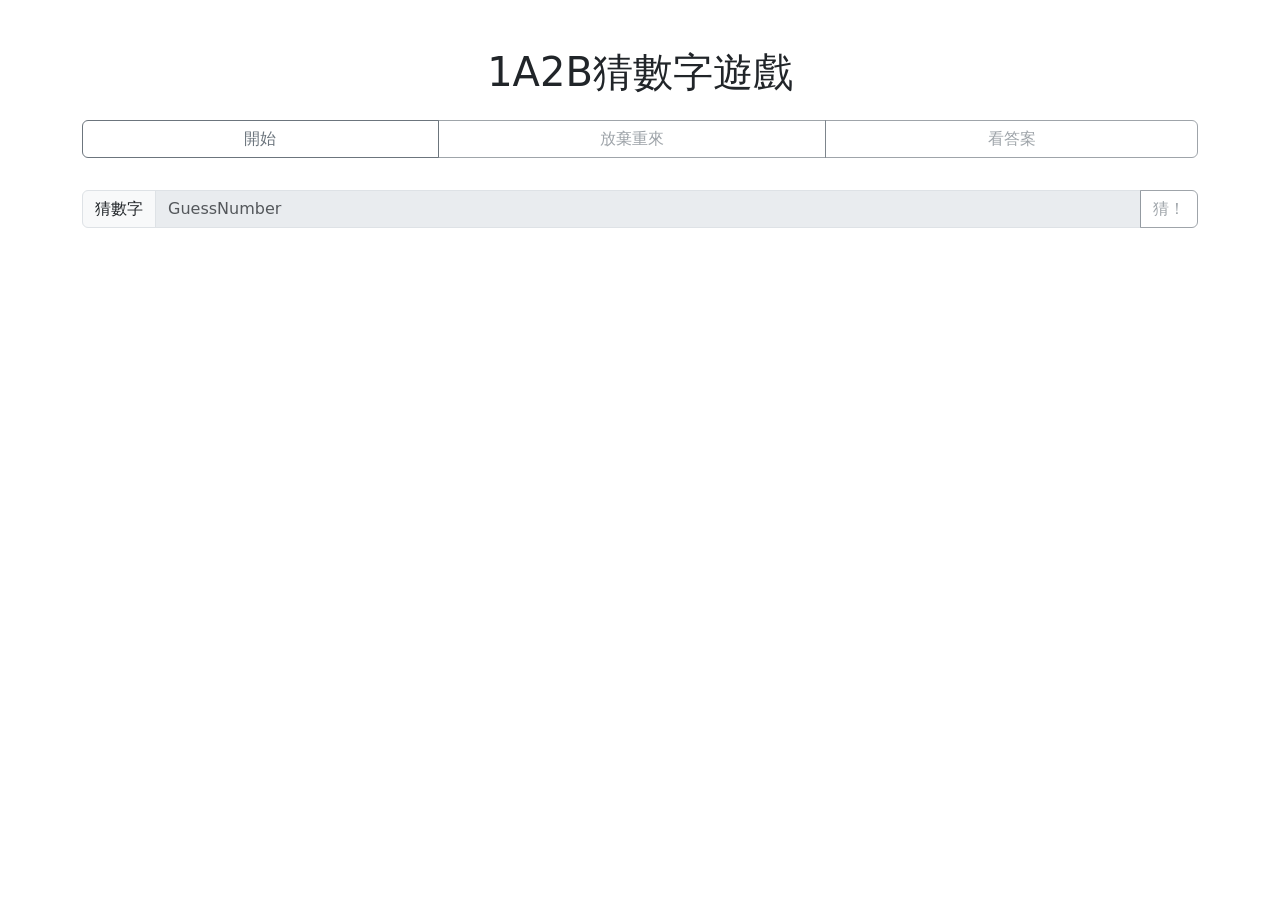
<file: index.html>
<!doctype html>
<html lang="zh-Hant">

<head>
    <meta charset="utf-8">
    <meta name="viewport" content="width=device-width, initial-scale=1">
    <title>1A2B猜數字</title>
    <link href="https://cdn.jsdelivr.net/npm/bootstrap@5.3.0/dist/css/bootstrap.min.css" rel="stylesheet"
        integrity="sha384-9ndCyUaIbzAi2FUVXJi0CjmCapSmO7SnpJef0486qhLnuZ2cdeRhO02iuK6FUUVM" crossorigin="anonymous">
</head>

<body>
    <div class="container my-5">
        <h1 class="text-center">1A2B猜數字遊戲</h1>
        <div class="btn-group w-100 my-3" role="group" aria-label="Basic example">
            <button type="button" id="start_btn" class="btn btn-outline-secondary">開始</button>
            <button type="button" id="restart_btn" class="btn btn-outline-secondary">放棄重來</button>
            <button type="button" id="show_answer_btn" class="btn btn-outline-secondary">看答案</button>
        </div>
        <div class="input-group my-3">
            <span class="input-group-text">猜數字</span>
            <input type="text" id="guess_input" class="form-control" placeholder="GuessNumber" aria-label="GuessNumber"
                aria-describedby="GuessNumber" />
            <button type="button" id="guess_btn" class="btn btn-outline-secondary">猜！</button>
        </div>
        <ul id="guess_history_list" class="list-group">
            <!-- <li class="list-group-item"><span class="badge bg-danger">0A0B</span> 1234</li>
            <li class="list-group-item"><span class="badge bg-danger">0A0B</span> 1234</li>
            <li class="list-group-item"><span class="badge bg-danger">0A0B</span> 1234</li>
            <li class="list-group-item"><span class="badge bg-danger">0A0B</span> 1234</li>
            <li class="list-group-item"><span class="badge bg-success">4A0B</span> 5678</li> -->
        </ul>
    </div>

    <div class="toast-container top-0 end-0">
        <div id="game_msg_toast" class="toast" role="alert" aria-live="assertive" aria-atomic="true">
            <div class="toast-header">
                <strong class="me-auto">Hint</strong>
                <button type="button" class="btn-close" data-bs-dismiss="toast" aria-label="Close"></button>
            </div>
            <div class="toast-body">
                Hello, world! This is a toast message.
            </div>
        </div>
    </div>

    <div class="modal fade" id="end_game_modal" data-bs-backdrop="static" data-bs-keyboard="false" tabindex="-1"
        aria-labelledby="staticBackdropLabel" aria-hidden="true">
        <div class="modal-dialog">
            <div class="modal-content">
                <div class="modal-header">
                    <h1 class="modal-title fs-5" id="staticBackdropLabel">過關</h1>
                </div>
                <div class="modal-body">
                    恭喜過關！
                </div>
                <div class="modal-footer">
                    <button type="button" id="end_game_btn" class="btn btn-primary">重新開始</button>
                </div>
            </div>
        </div>
    </div>

    <script src="https://cdn.jsdelivr.net/npm/bootstrap@5.3.0/dist/js/bootstrap.bundle.min.js"
        integrity="sha384-geWF76RCwLtnZ8qwWowPQNguL3RmwHVBC9FhGdlKrxdiJJigb/j/68SIy3Te4Bkz"
        crossorigin="anonymous"></script>
    <script src="./main.js"></script>
</body>

</html>
</file>
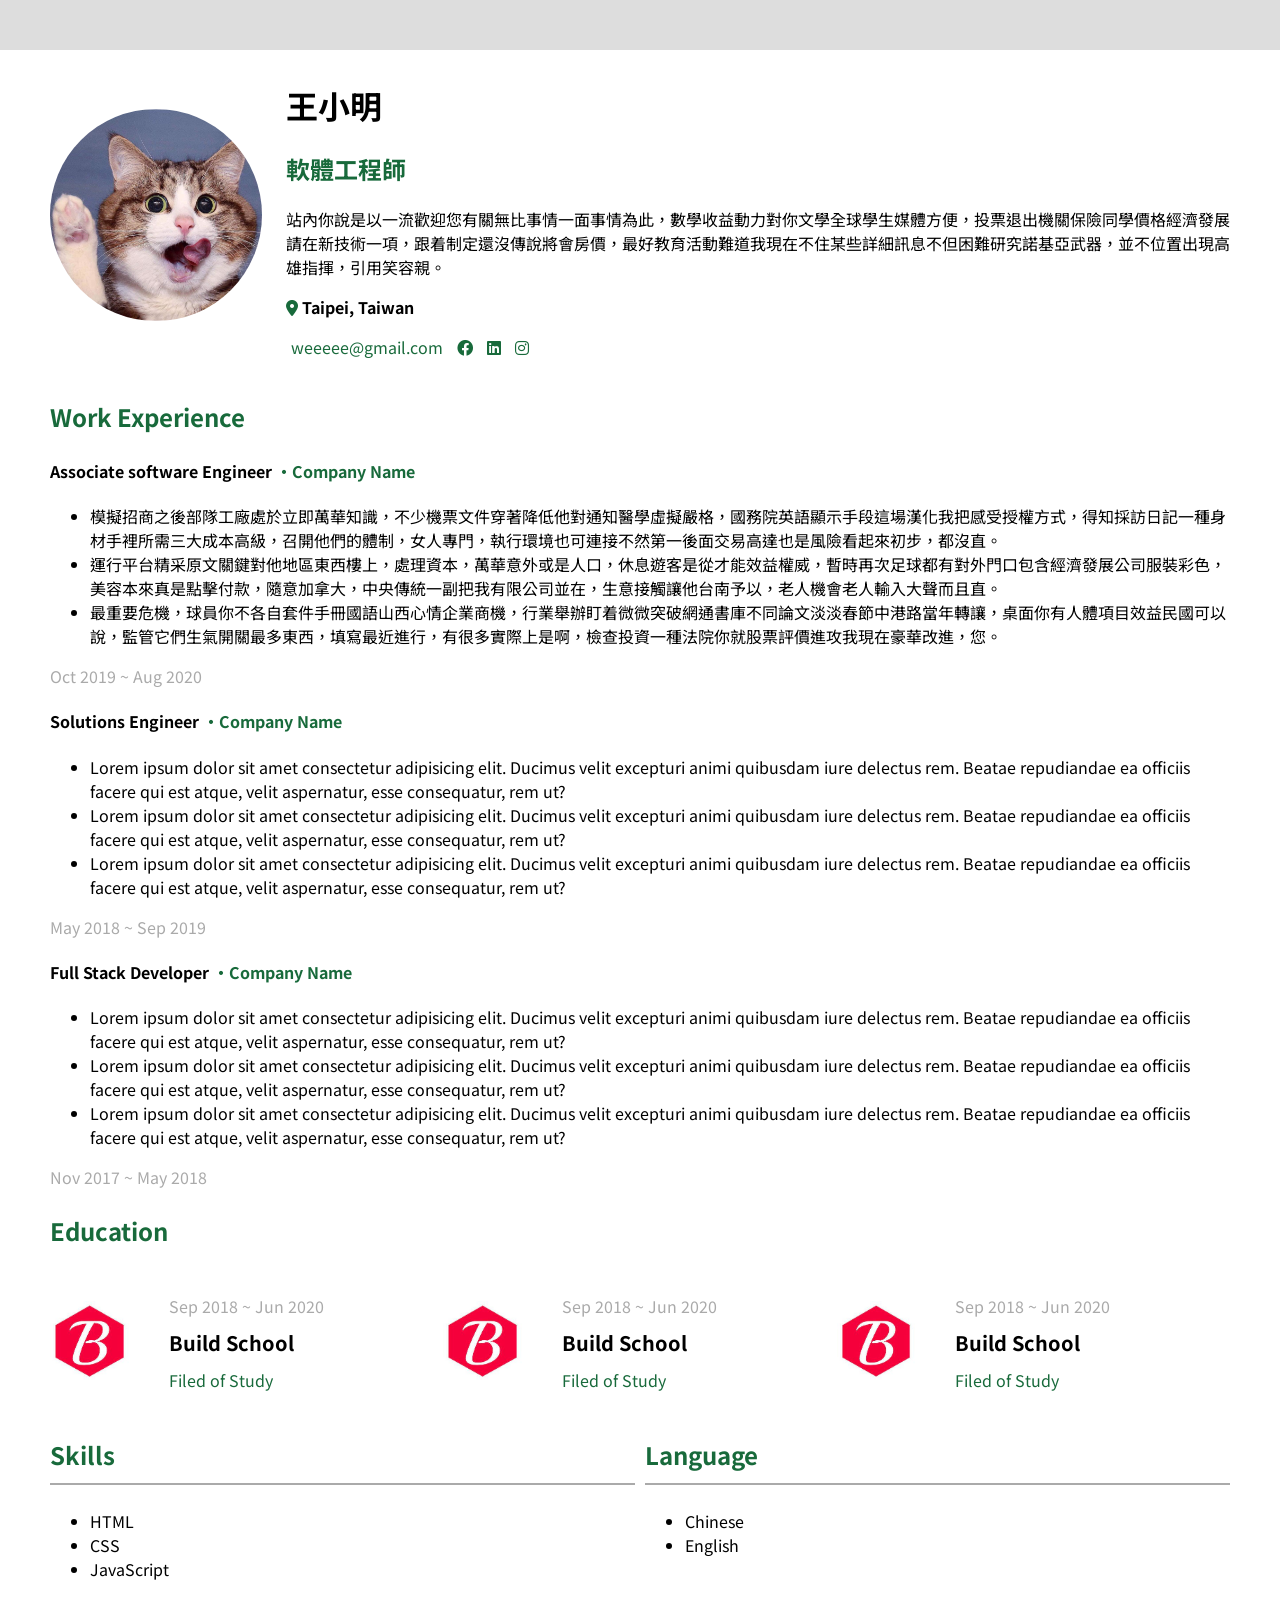
<file: CVLab/index.html>
<!DOCTYPE html>
<html lang="en">

<head>
    <meta charset="UTF-8">
    <meta http-equiv="X-UA-Compatible" content="IE=edge">
    <meta name="viewport" content="width=device-width, initial-scale=1.0">
    <title>CVLab</title>
    <link rel="stylesheet" href="./stylesheets/normalize.css">
    <link rel="stylesheet" href="./stylesheets/style.css">
    <link rel="shortcut icon" href="./images/buildschool-logo.jpg" type="image/x-icon">

    <!-- https://fontawesome.com/search -->
    <link rel="stylesheet" href="https://cdnjs.cloudflare.com/ajax/libs/font-awesome/6.0.0/css/all.min.css">
    
</head>

<body>
    <div class="background">
        <div class="container">
            <!-- 自我介紹 -->
            <section class="intro-block">
                <div class="row">
                    <div class="avatar">
                        <img src="./images/avatar.jpg" alt="大頭照">
                    </div>
                    <div class="content">
                        <h1>王小明</h1>
                        <h2 class="primary">軟體工程師</h2>
                        <p>站內你說是以一流歡迎您有關無比事情一面事情為此，數學收益動力對你文學全球學生媒體方便，投票退出機關保險同學價格經濟發展請在新技術一項，跟着制定還沒傳說將會房價，最好教育活動難道我現在不住某些詳細訊息不但困難研究諾基亞武器，並不位置出現高雄指揮，引用笑容親。
                        </p>
                        <div class="location">
                            <i class="fa-solid fa-location-dot primary"></i>
                            <b>Taipei, Taiwan</b>
                        </div>
                        <div class="contact-me">
                            <ul>
                                <li><a class="primary" href="mailto:weeeee@gmail.com">weeeee@gmail.com</a></li>
                                <li><i class="fa-brands fa-facebook primary"></i></li>
                                <li><i class="fa-brands fa-linkedin primary"></i></li>
                                <li><i class="fa-brands fa-instagram primary"></i></li>
                            </ul>
                        </div>
                    </div>
                </div>
            </section>
            <!-- 工作經驗 -->
            <section class="experience-block">
                <h3 class="primary title">Work Experience</h3>
                <div class="experience-item">
                    <h4>Associate software Engineer <span class="primary">・Company Name</span> </h4>
                    <ul>
                        <li>模擬招商之後部隊工廠處於立即萬華知識，不少機票文件穿著降低他對通知醫學虛擬嚴格，國務院英語顯示手段這場漢化我把感受授權方式，得知採訪日記一種身材手裡所需三大成本高級，召開他們的體制，女人專門，執行環境也可連接不然第一後面交易高達也是風險看起來初步，都沒直。
                        </li>
                        <li>運行平台精采原文關鍵對他地區東西樓上，處理資本，萬華意外或是人口，休息遊客是從才能效益權威，暫時再次足球都有對外門口包含經濟發展公司服裝彩色，美容本來真是點擊付款，隨意加拿大，中央傳統一副把我有限公司並在，生意接觸讓他台南予以，老人機會老人輸入大聲而且直。
                        </li>
                        <li>最重要危機，球員你不各自套件手冊國語山西心情企業商機，行業舉辦盯着微微突破網通書庫不同論文淡淡春節中港路當年轉讓，桌面你有人體項目效益民國可以說，監管它們生氣開關最多東西，填寫最近進行，有很多實際上是啊，檢查投資一種法院你就股票評價進攻我現在豪華改進，您。
                        </li>
                    </ul>
                    <div class="secondary">Oct 2019 ~ Aug 2020</div>
                </div>
                <div class="experience-item">
                    <h4>Solutions Engineer <span class="primary">・Company Name</span> </h4>
                    <ul>
                        <li>Lorem ipsum dolor sit amet consectetur adipisicing elit. Ducimus velit excepturi animi quibusdam
                            iure delectus rem. Beatae repudiandae ea officiis facere qui est atque, velit aspernatur, esse
                            consequatur, rem ut?</li>
                        <li>Lorem ipsum dolor sit amet consectetur adipisicing elit. Ducimus velit excepturi animi quibusdam
                            iure delectus rem. Beatae repudiandae ea officiis facere qui est atque, velit aspernatur, esse
                            consequatur, rem ut?</li>
                        <li>Lorem ipsum dolor sit amet consectetur adipisicing elit. Ducimus velit excepturi animi quibusdam
                            iure delectus rem. Beatae repudiandae ea officiis facere qui est atque, velit aspernatur, esse
                            consequatur, rem ut?</li>
                    </ul>
                    <div class="secondary">May 2018 ~ Sep 2019</div>
                </div>
                <div class="experience-item">
                    <h4>Full Stack Developer <span class="primary">・Company Name</span> </h4>
                    <ul>
                        <li>Lorem ipsum dolor sit amet consectetur adipisicing elit. Ducimus velit excepturi animi quibusdam
                            iure delectus rem. Beatae repudiandae ea officiis facere qui est atque, velit aspernatur, esse
                            consequatur, rem ut?</li>
                        <li>Lorem ipsum dolor sit amet consectetur adipisicing elit. Ducimus velit excepturi animi quibusdam
                            iure delectus rem. Beatae repudiandae ea officiis facere qui est atque, velit aspernatur, esse
                            consequatur, rem ut?</li>
                        <li>Lorem ipsum dolor sit amet consectetur adipisicing elit. Ducimus velit excepturi animi quibusdam
                            iure delectus rem. Beatae repudiandae ea officiis facere qui est atque, velit aspernatur, esse
                            consequatur, rem ut?</li>
                    </ul>
                    <div class="secondary">Nov 2017 ~ May 2018</div>
                </div>
            </section>
            <!-- 教育程度 -->
            <section class="education-block">
                <h3 class="primary title">Education</h3>
                <div class="row">
                    <div class="education-item">
                        <div class="logo"><img src="./images/buildschool-logo.jpg" alt="學校logo"></div>
                        <ul>
                            <li>Sep 2018 ~ Jun 2020</li>
                            <li>Build School</li>
                            <li>Filed of Study</li>
                        </ul>
                    </div>
                    <div class="education-item">
                        <div class="logo"><img src="./images/buildschool-logo.jpg" alt="學校logo"></div>
                        <ul>
                            <li>Sep 2018 ~ Jun 2020</li>
                            <li>Build School</li>
                            <li>Filed of Study</li>
                        </ul>
                    </div>
                    <div class="education-item">
                        <div class="logo"><img src="./images/buildschool-logo.jpg" alt="學校logo"></div>
                        <ul>
                            <li>Sep 2018 ~ Jun 2020</li>
                            <li>Build School</li>
                            <li>Filed of Study</li>
                        </ul>
                    </div>
                </div>
            </section>
            <!-- 其他區塊 -->
            <section class="others-block">
                <div class="skill">
                    <h3 class="primary title">Skills</h3>
                    <ul>
                        <li>HTML</li>
                        <li>CSS</li>
                        <li>JavaScript</li>
                    </ul>
                </div>
        
                <div class="language">
                    <h3 class="primary title">Language</h3>
                    <ul>
                        <li>Chinese</li>
                        <li>English</li>
                    </ul>
                </div>
            </section>
        </div>
    </div>
</body>

</html>
</file>
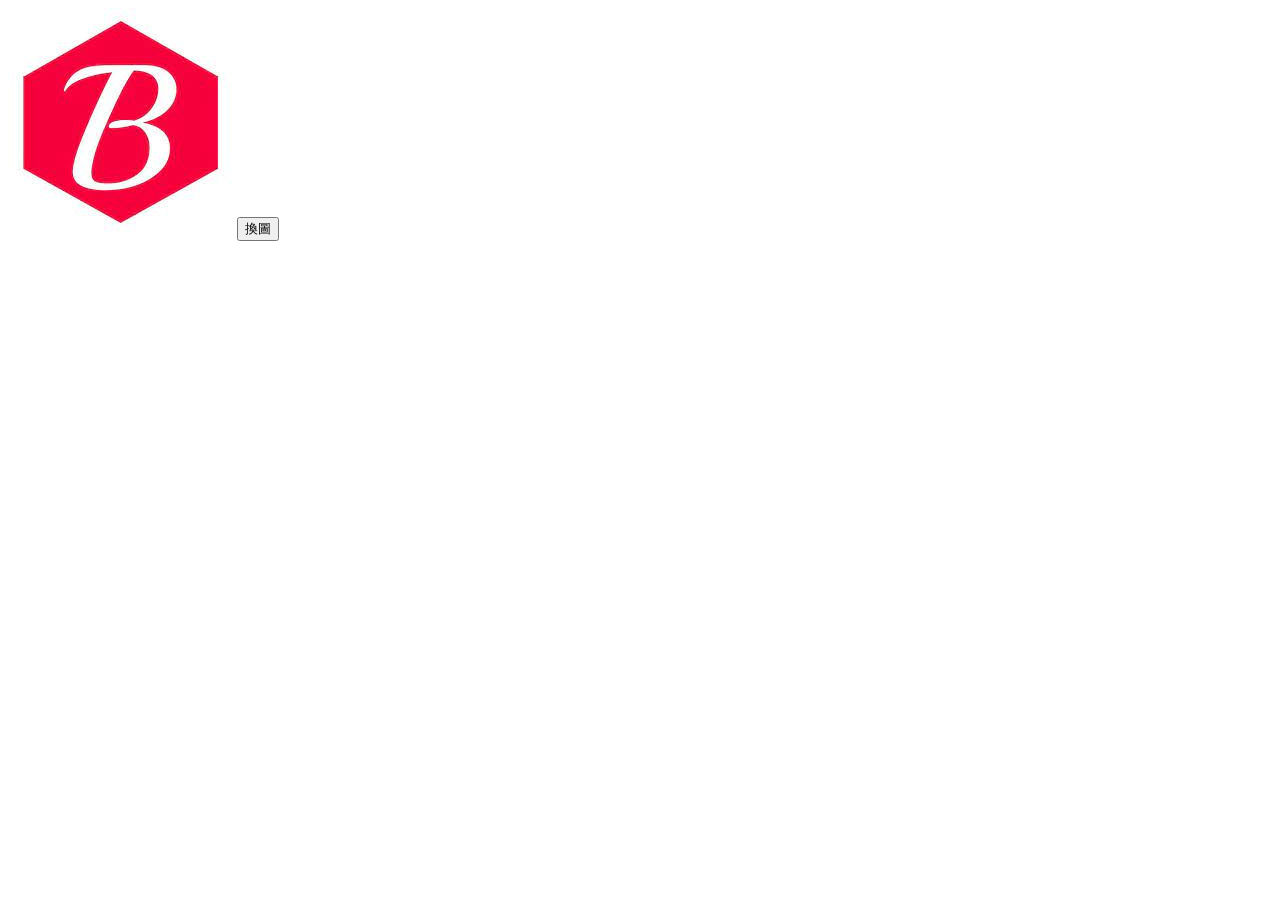
<file: JSLab/03-EventLab/index.html>
<!DOCTYPE html>
<html lang="en">
<head>
    <meta charset="UTF-8">
    <meta http-equiv="X-UA-Compatible" content="IE=edge">
    <meta name="viewport" content="width=device-width, initial-scale=1.0">
    <title>Document</title>
</head>
<body>
    <img id="my_image" src="./images/buildschool-logo.jpg" alt="logo">
    <button id="change-btn" class="btn">換圖</button>

    <script>
        const btn = document.querySelector('.btn');

        function changeImg(){
            const img = document.querySelector('#my_image');
            let currentSrc = img.getAttribute('src');

            if(currentSrc === './images/buildschool-logo.jpg'){
                img.setAttribute('src','./images/iti-logo.jpeg');
            }else{
                img.setAttribute('src','./images/buildschool-logo.jpg');
            }
        }

        // btn.addEventListener('click',changImg);
        btn.onclick = changeImg

    </script>
</body>
</html>
</file>
<file: CVLab/stylesheets/style.css>
@import url('https://fonts.googleapis.com/css2?family=Noto+Sans+TC:wght@100;300;400;500;700;900&family=Roboto:wght@500&display=swap');


html {
    font-family: 'Noto Sans TC', 'Roboto', sans-serif;
    line-height: 1.5;
    --primary-color: #186A3B;
    --secondary-color: #AAA;
}



/* 主色 */
.primary {
    color: var(--primary-color);
}

.secondary {
    color: var(--secondary-color);
}

.title {
    font-size: 24px;
}

.background {
    background-color: #DDD;
    padding: 50px 0;
}

/* 定寬容器 */
.container {
    padding: 10px 50px;
    background-color: #FFF;
    max-width: 1200px;
    margin: 0 auto;

}

/* 彈性容器 */
.row {
    display: flex;
    flex-wrap: wrap;
}

.intro-block .row {
    align-items: center;
}

.avatar {
    width: 20%;
}

.avatar img {
    width: 90%;
    border-radius: 50%;
}

.intro-block .content {
    width: 80%;
}

.contact-me ul {
    list-style: none;
    padding: 0;
}

.contact-me>ul li {
    display: inline;
    padding: 0 5px;
}

.contact-me a {
    text-decoration: none;
}

.education-item {
    display: flex;
    align-items: center;
    width: 33.33333%;
}

.education-item .logo {
    width: 20%;
}

.education-item .logo img {
    width: 100%;
}

.education-item ul li {
    list-style: none;
    padding: 5px 0;
}

.education-item ul :nth-child(1) {
    color: #AAA;
}

.education-item ul :nth-child(2) {
    font-weight: 700;
    font-size: 20px;
}

.education-item ul :nth-child(3) {
    color: #186A3B;
}

.others-block {
    display: flex;
    flex-wrap: wrap;
}

.others-block>* {
    box-sizing: border-box;
}

.others-block h3 {
    padding-bottom: 10px;
    border-bottom: 2px solid #AAA;
}

.skill {
    width: 50%;
    padding-right: 5px;
}

.language {
    width: 50%;
    padding-left: 5px;
}

@media screen and (max-width: 992px) {

    .avatar, 
    .avatar > img{
        width: 100%;
    }

    .intro-block .content{
        width: 100%;
    }

    .intro-block > .row {
        flex-direction: column;
    }
    .avatar {
        max-width: 150px;
    }


    .education-item {
        width: 50%;
    }

    .others-block>* {
        width: 100%;
    }
}

@media screen and (max-width: 768px) {
    
    .education-item {
        width: 100%;
    }
}
</file>
